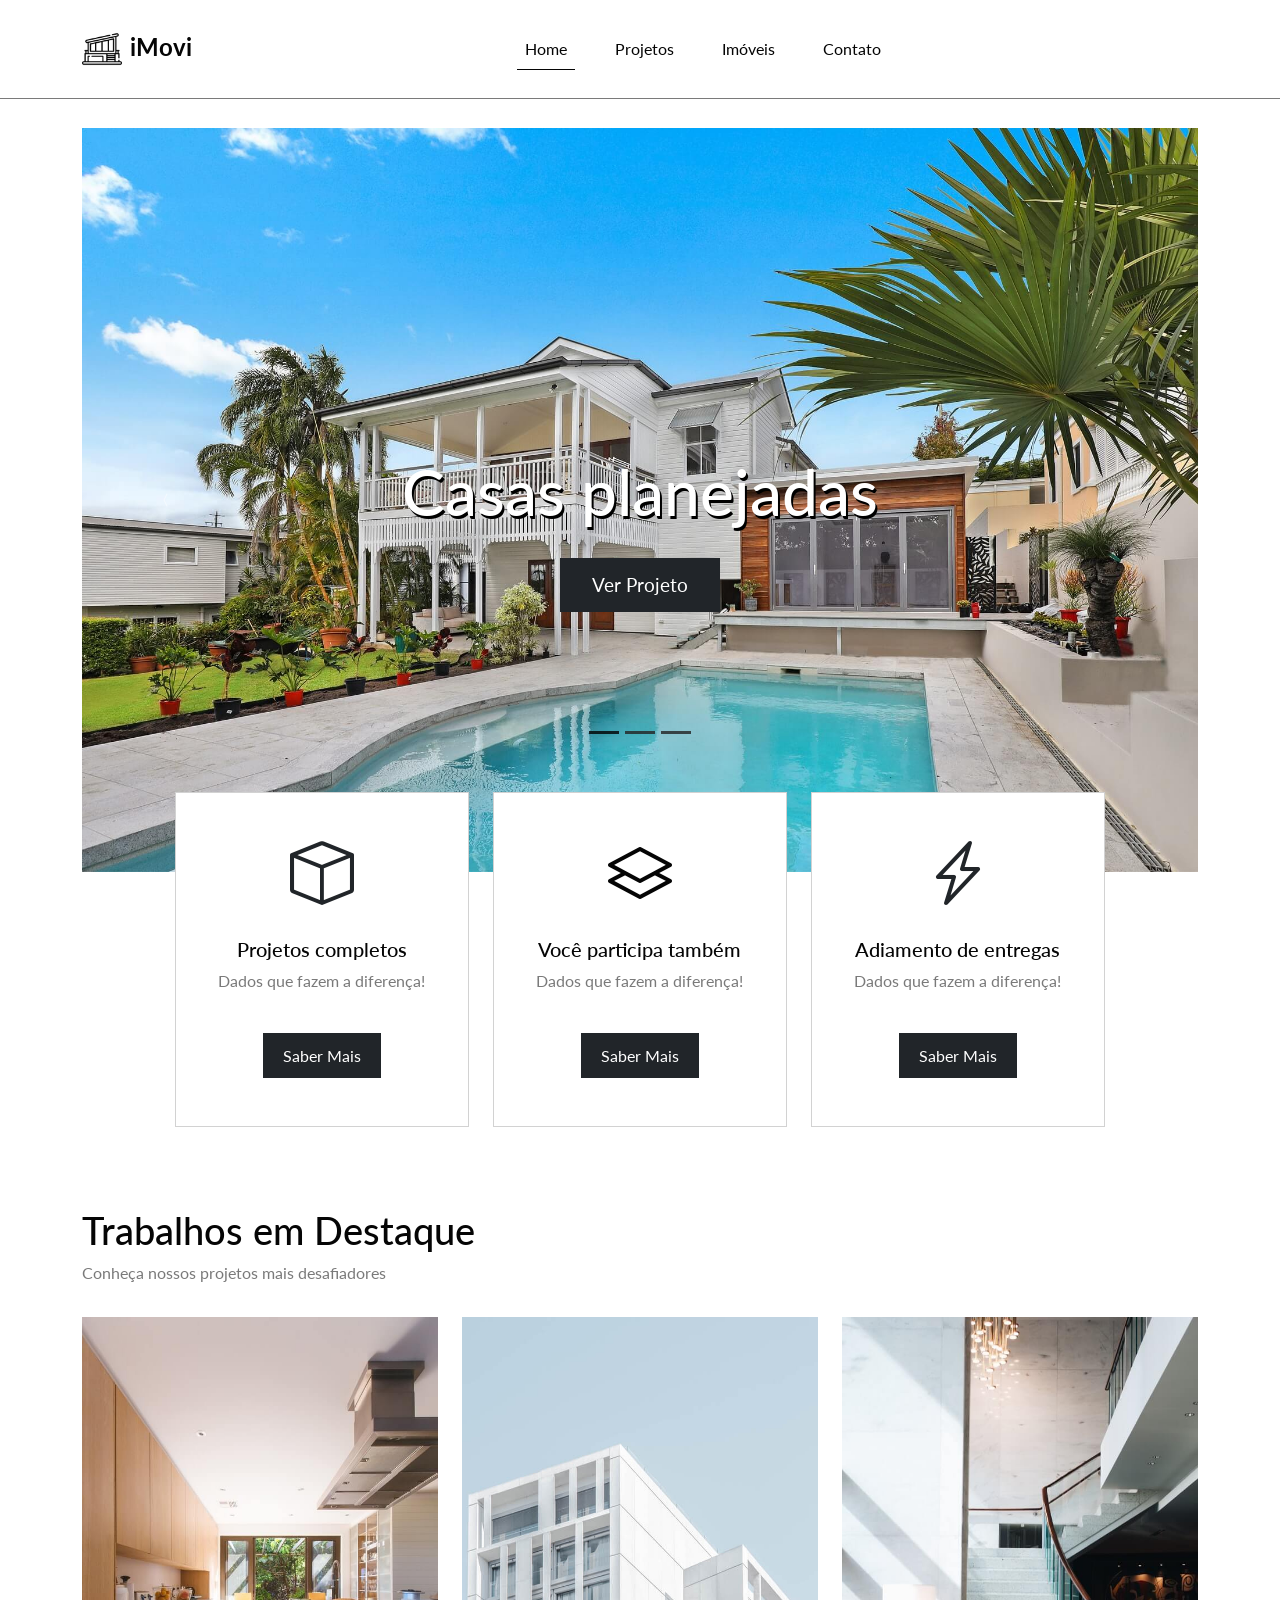
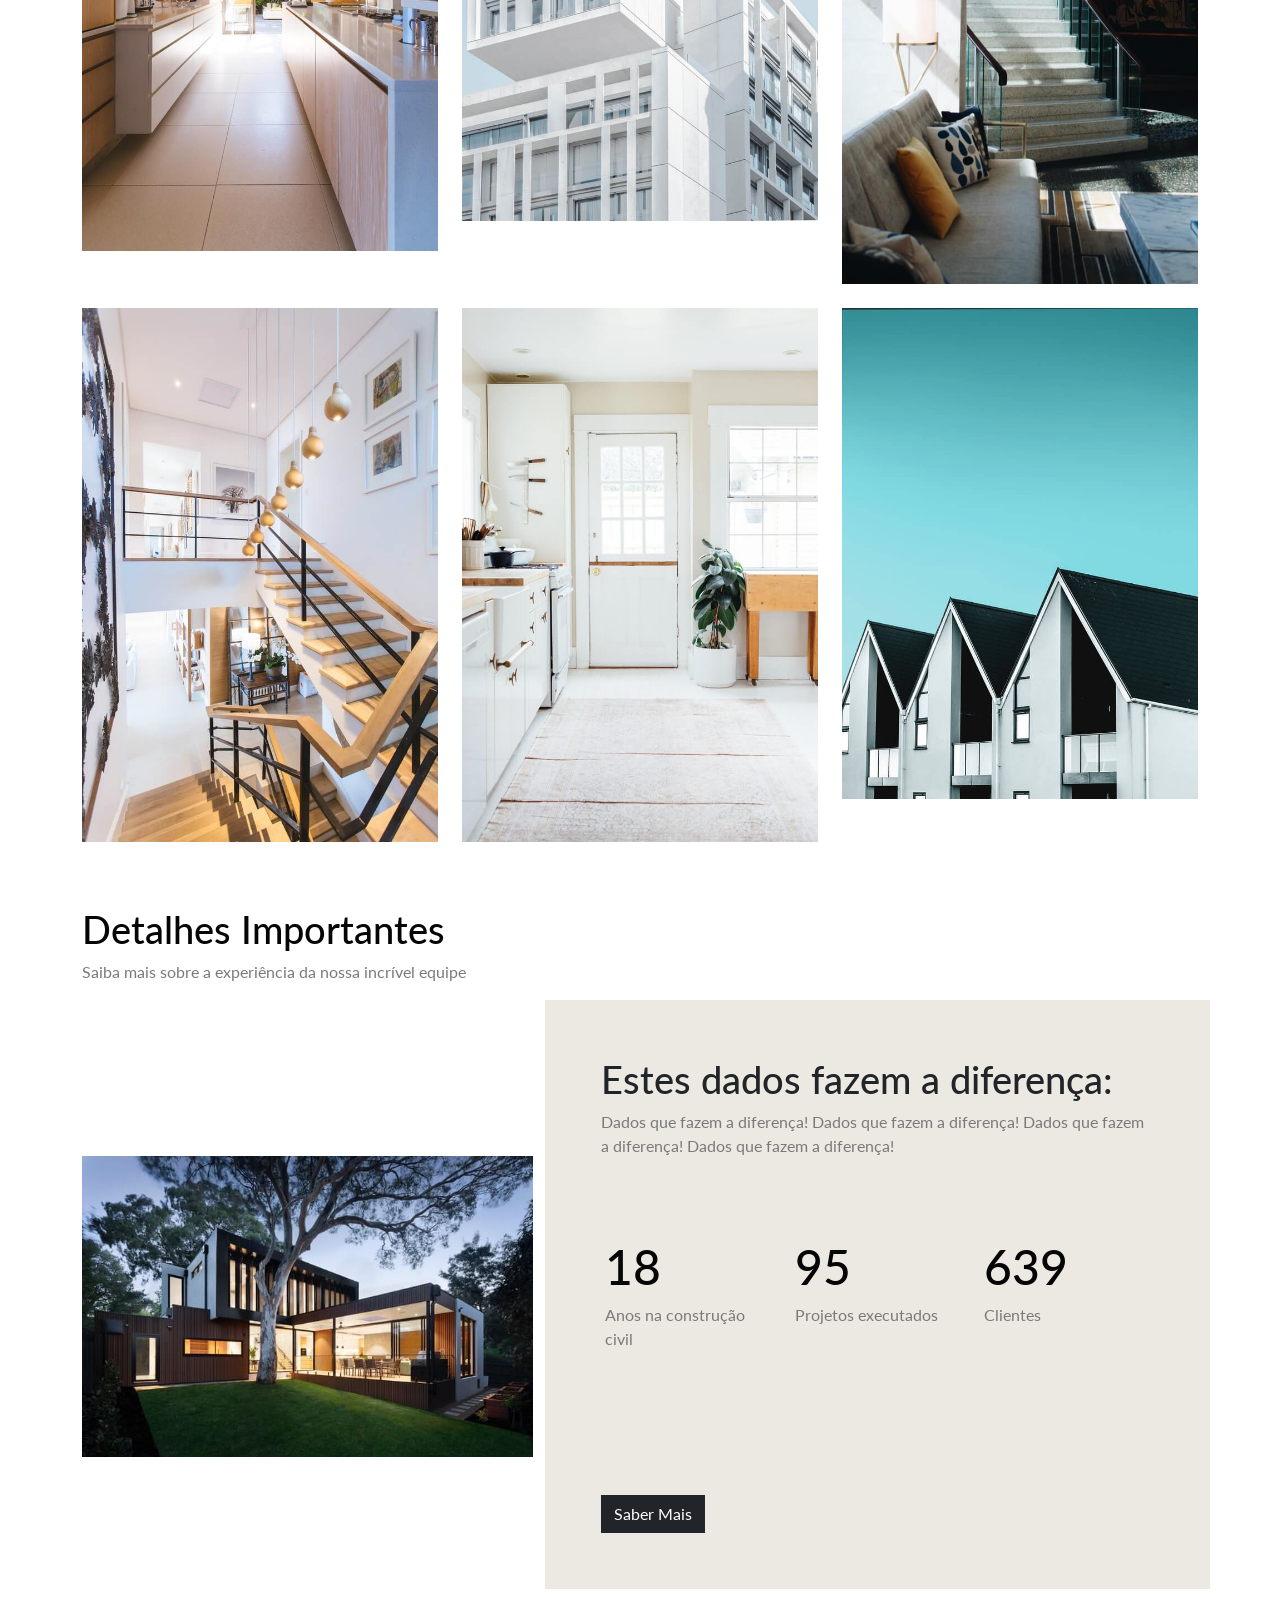
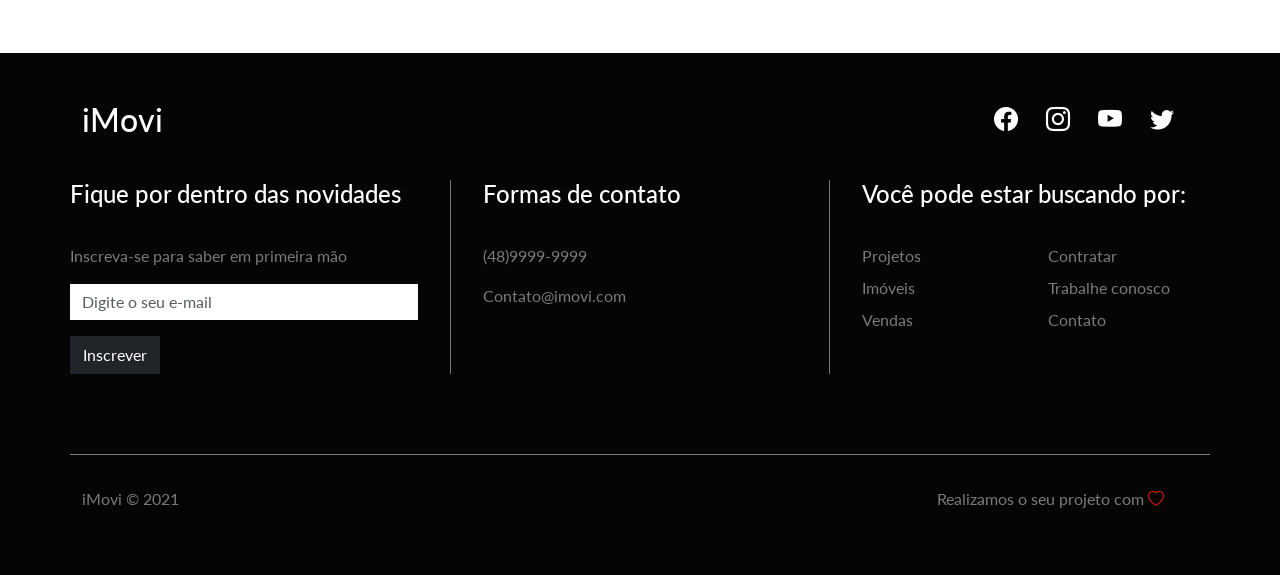
<file: ex13_projeto_imovi/index.html>
<!DOCTYPE html>
<html lang="pt-br">
  <head>
    <meta charset="UTF-8" />
    <meta http-equiv="X-UA-Compatible" content="IE=edge" />
    <meta name="viewport" content="width=device-width, initial-scale=1.0" />
    <title>iMovi</title>
    <link rel="shortcut icon" href="img/favicon.ico" type="image/x-icon" />
    <!-- Google fonts Lato -->
    <link rel="preconnect" href="https://fonts.googleapis.com" />
    <link rel="preconnect" href="https://fonts.gstatic.com" crossorigin />
    <link
      href="https://fonts.googleapis.com/css2?family=Lato:ital,wght@0,100;0,300;0,400;0,700;0,900;1,100;1,300;1,400;1,700;1,900&display=swap"
      rel="stylesheet"
    />
    <!-- CSS Bootstrap -->
    <link
      href="https://cdn.jsdelivr.net/npm/bootstrap@5.0.2/dist/css/bootstrap.min.css"
      rel="stylesheet"
      integrity="sha384-EVSTQN3/azprG1Anm3QDgpJLIm9Nao0Yz1ztcQTwFspd3yD65VohhpuuCOmLASjC"
      crossorigin="anonymous"
    />
    <!-- Bootstrap Icons -->
    <link
      rel="stylesheet"
      href="https://cdn.jsdelivr.net/npm/bootstrap-icons@1.5.0/font/bootstrap-icons.css"
    />
    <!-- CSS do projeto -->
    <link rel="stylesheet" href="css/styles.css" />
    <!-- JavaScript Bootstrap -->
    <script
      src="https://cdn.jsdelivr.net/npm/bootstrap@5.0.2/dist/js/bootstrap.bundle.min.js"
      integrity="sha384-MrcW6ZMFYlzcLA8Nl+NtUVF0sA7MsXsP1UyJoMp4YLEuNSfAP+JcXn/tWtIaxVXM"
      crossorigin="anonymous"
    ></script>
  </head>
  <body>
    <!-- NAVBAR -->
    <nav class="navbar navbar-expand-lg fixed-top bg-primary-color" id="navbar">
      <div class="container py-3">
        <a class="navbar-brand" href="#">
          <img src="img/imovi-icon.png" alt="iMovi" />
          <span>iMovi</span>
        </a>
        <button 
          class="navbar-toggler"
          type="button"
          data-bs-toggle="collapse"
          data-bs-target="#navbar-items"
          aria-controls="navbar-items"
          aria-expanded="false"
          aria-label="Toggle navigation"
        >
          <i class="bi bi-list"></i>
        </button>
        <div class="collapse navbar-collapse" id="navbar-items">
          <ul class="navbar-nav me-auto mb-2 mb-lg-0">
            <li class="nav-item">
              <a class="nav-link active" aria-current="page" href="#">Home</a>
            </li>
            <li class="nav-item">
              <a class="nav-link" href="#">Projetos</a>
            </li>
            <li class="nav-item">
              <a class="nav-link" href="#">Imóveis</a>
            </li>
            <li class="nav-item">
              <a class="nav-link" href="#">Contato</a>
            </li>
          </ul>
        </div>
      </div>
    </nav>
    <!-- SLIDER -->
    <div class="container" id="slider-container">
      <div id="slider" class="carousel slide" data-bs-ride="carousel">
        <div class="carousel-indicators">
          <button
            type="button"
            data-bs-target="#slider"
            data-bs-slide-to="0"
            class="active"
            aria-current="true"
            aria-label="Slide 1"
          ></button>
          <button
            type="button"
            data-bs-target="#slider"
            data-bs-slide-to="1"
            aria-label="Slide 2"
          ></button>
          <button
            type="button"
            data-bs-target="#slider"
            data-bs-slide-to="2"
            aria-label="Slide 3"
          ></button>
        </div>
        <div class="carousel-inner">
          <div class="carousel-item active">
            <img src="img/banner-1.jpg" class="d-block w-100" alt="Casa 1" />
            <div class="carousel-caption">
              <h5>Casas planejadas</h5>
              <a href="#" class="btn btn-dark">Ver Projeto</a>
            </div>
          </div>
          <div class="carousel-item">
            <img src="img/banner-2.jpg" class="d-block w-100" alt="Casa 2" />
            <div class="carousel-caption">
              <h5>Projetos Complexos</h5>
              <a href="#" class="btn btn-dark">Ver Projeto</a>
            </div>
          </div>
          <div class="carousel-item">
            <img src="img/banner-3.jpg" class="d-block w-100" alt="Casa 3" />
            <div class="carousel-caption">
              <h5>Projetos Inovadores</h5>
              <a href="#" class="btn btn-dark">Ver Projeto</a>
            </div>
          </div>
        </div>
        <button
          class="carousel-control-prev"
          type="button"
          data-bs-target="#slider"
          data-bs-slide="prev"
        >
          <i class="bi bi-chevron-compact-left"></i>
          <span class="visually-hidden">Previous</span>
        </button>
        <button
          class="carousel-control-next"
          type="button"
          data-bs-target="#slider"
          data-bs-slide="next"
        >
          <i class="bi bi-chevron-compact-right"></i>
          <span class="visually-hidden">Next</span>
        </button>
      </div>
      <div class="col-12 col-md-10 offset-md-1" id="mini-banners">
        <div class="row">
          <div class="col-12 col-md-4">
            <div class="card text-center">
              <i class="bi bi-box bg-primary-color"></i>
              <div class="card-body">
                <h5 class="card-title primary-color">Projetos completos</h5>
                <p class="card-text secondary-color">
                Dados que fazem a diferença!
                </p>
                <a href="#" class="btn btn-dark">Saber Mais</a>
              </div>
            </div>
          </div>
          <div class="col-12 col-md-4">
            <div class="card text-center">
              <i class="bi bi-layers primary-color"></i>
              <div class="card-body">
                <h5 class="card-title primary-color">Você participa também</h5>
                <p class="card-text secondary-color">
                  Dados que fazem a diferença!
                </p>
                <a href="#" class="btn btn-dark">Saber Mais</a>
              </div>
            </div>
          </div>
          <div class="col-12 col-md-4">
            <div class="card text-center">
              <i class="bi bi-lightning-charge"></i>
              <div class="card-body primary-color">
                <h5 class="card-title primary-color">
                  Adiamento de entregas
                </h5>
                <p class="card-text secondary-color">
                  Dados que fazem a diferença!
                </p>
                <a href="#" class="btn btn-dark">Saber Mais</a>
              </div>
            </div>
          </div>
        </div>
      </div>
    </div>
    <!-- DESTAQUES -->
    <div class="container" id="featured-container">
      <div class="col-12">
        <h2 class="title primary-color">Trabalhos em Destaque</h2>
        <p class="subtitle secondary-color">
          Conheça nossos projetos mais desafiadores
        </p>
      </div>
      <div class="col-12" id="featured-images">
        <div class="row g-4">
          <div class="col-12 col-md-4">
            <img src="img/project-1.jpg" alt="projeto 1" class="img-fluid" />
            <div class="banner-content">
              <p class="secondary-color">Categoria</p>
              <h3>Nome do Projeto</h3>
            </div>
          </div>
          <div class="col-12 col-md-4">
            <img src="img/project-2.jpg" alt="projeto 2" class="img-fluid" />
            <div class="banner-content">
              <p class="secondary-color">Categoria</p>
              <h3>Nome do Projeto</h3>
            </div>
          </div>
          <div class="col-12 col-md-4">
            <img src="img/project-3.jpg" alt="projeto 3" class="img-fluid" />
            <div class="banner-content">
              <p class="secondary-color">Categoria</p>
              <h3>Nome do Projeto</h3>
            </div>
          </div>
          <div class="col-12 col-md-4">
            <img src="img/project-4.jpg" alt="projeto 4" class="img-fluid" />
            <div class="banner-content">
              <p class="secondary-color">Categoria</p>
              <h3>Nome do Projeto</h3>
            </div>
          </div>
          <div class="col-12 col-md-4">
            <img src="img/project-5.jpg" alt="projeto 5" class="img-fluid" />
            <div class="banner-content">
              <p class="secondary-color">Categoria</p>
              <h3>Nome do Projeto</h3>
            </div>
          </div>
          <div class="col-12 col-md-4">
            <img src="img/project-6.jpg" alt="projeto 6" class="img-fluid" />
            <div class="banner-content">
              <p class="secondary-color">Categoria</p>
              <h3>Nome do Projeto</h3>
            </div>
          </div>
        </div>
      </div>
    </div>
    <!-- INFO -->
    <div class="container" id="info-container">
      <div class="col-12">
        <h2 class="title primary-color">Detalhes Importantes</h2>
        <p class="subtitle secondary-color">
          Saiba mais sobre a experiência da nossa incrível equipe
        </p>
      </div>
      <div class="col-12">
        <div class="row">
          <div class="col-12 col-md-5" id="info-banner">
            <img src="img/infobanner.jpg" alt="Informações" class="img-fluid" />
          </div>
          <div class="col-12 col-md-7 bg-secondary-color" id="info-content">
            <div class="row">
              <div class="col-12">
                <h2 class="title">Estes dados fazem a diferença:</h2>
                <p class="subtitle secondary-color">
                 Dados que fazem a diferença!
                 Dados que fazem a diferença!
                 Dados que fazem a diferença!
                 Dados que fazem a diferença!
                </p>
              </div>
              <div class="col-12" id="info-numbers">
                <div class="row">
                  <div class="col-4">
                    <h3 class="primary-color">18</h3>
                    <p class="secondary-color">Anos na construção civil</p>
                  </div>
                  <div class="col-4">
                    <h3 class="primary-color">95</h3>
                    <p class="secondary-color">Projetos executados</p>
                  </div>
                  <div class="col-4">
                    <h3 class="primary-color">639</h3>
                    <p class="secondary-color">Clientes</p>
                  </div>
                </div>
              </div>
              <div class="col-12">
                <a class="btn btn-dark">Saber Mais</a>
              </div>
            </div>
          </div>
        </div>
      </div>
    </div>
    <!-- FOOTER -->
    <footer class="container-fluid bg-dark-color" id="footer">
      <div class="container">
        <div class="row">
          <!-- FOOTER TOP -->
          <div class="col-12" id="footer-top">
            <div class="row justify-content-between">
              <div class="col-4">
                <h2>
                  iMovi
                </h2>
              </div>
              <div class="col-4" id="social-icons">
                <i class="bi bi-facebook"></i>
                <i class="bi bi-instagram"></i>
                <i class="bi bi-youtube"></i>
                <i class="bi bi-twitter"></i>
              </div>
            </div>
          </div>
          <!-- FOOTER DETAILS -->
          <div class="col-12" id="footer-details">
            <div class="row">
              <div class="col-12 col-md-4" id="news-container">
                <h4>Fique por dentro das novidades</h4>
                <p class="secondary-color">
                  Inscreva-se para saber em primeira mão
                </p>
                <form>
                  <div class="mb-3">
                    <input
                      type="email"
                      class="form-control"
                      placeholder="Digite o seu e-mail"
                    />
                  </div>
                  <button class="btn btn-dark">Inscrever</button>
                </form>
              </div>
              <div class="col-12 col-md-4" id="contact-container">
                <h4>Formas de contato</h4>
                <p class="secondary-color">(48)9999-9999</p>
                <p class="secondary-color">Contato@imovi.com</p>
              </div>
              <div class="col-12 col-md-4" id="links-container">
                <div class="row">
                  <h4>Você pode estar buscando por:</h4>
                  <div class="col-6">
                    <ul class="list-unstyled">
                      <li><a href="#" class="secondary-color">Projetos</a></li>
                      <li><a href="#" class="secondary-color">Imóveis</a></li>
                      <li><a href="#" class="secondary-color">Vendas</a></li>
                    </ul>
                  </div>
                  <div class="col-6">
                    <ul class="list-unstyled">
                      <li><a href="#" class="secondary-color">Contratar</a></li>
                      <li>
                        <a href="#" class="secondary-color">Trabalhe conosco</a>
                      </li>
                      <li><a href="#" class="secondary-color">Contato</a></li>
                    </ul>
                  </div>
                </div>
              </div>
            </div>
          </div>
          <!-- FOOTER BOTTOM -->
          <div class="col-12" id="footer-bottom">
            <div class="row justify-content-between">
              <div class="col-12 col-md-3">
                <p class="secondary-color">iMovi &copy; 2021</p>
              </div>
              <div class="col-12 col-md-3">
                <p class="secondary-color">
                  Realizamos o seu projeto com
                  <i class="bi bi-heart"></i>
                </p>
              </div>
            </div>
          </div>
        </div>
      </div>
    </footer>
  </body>
</html>
</file>
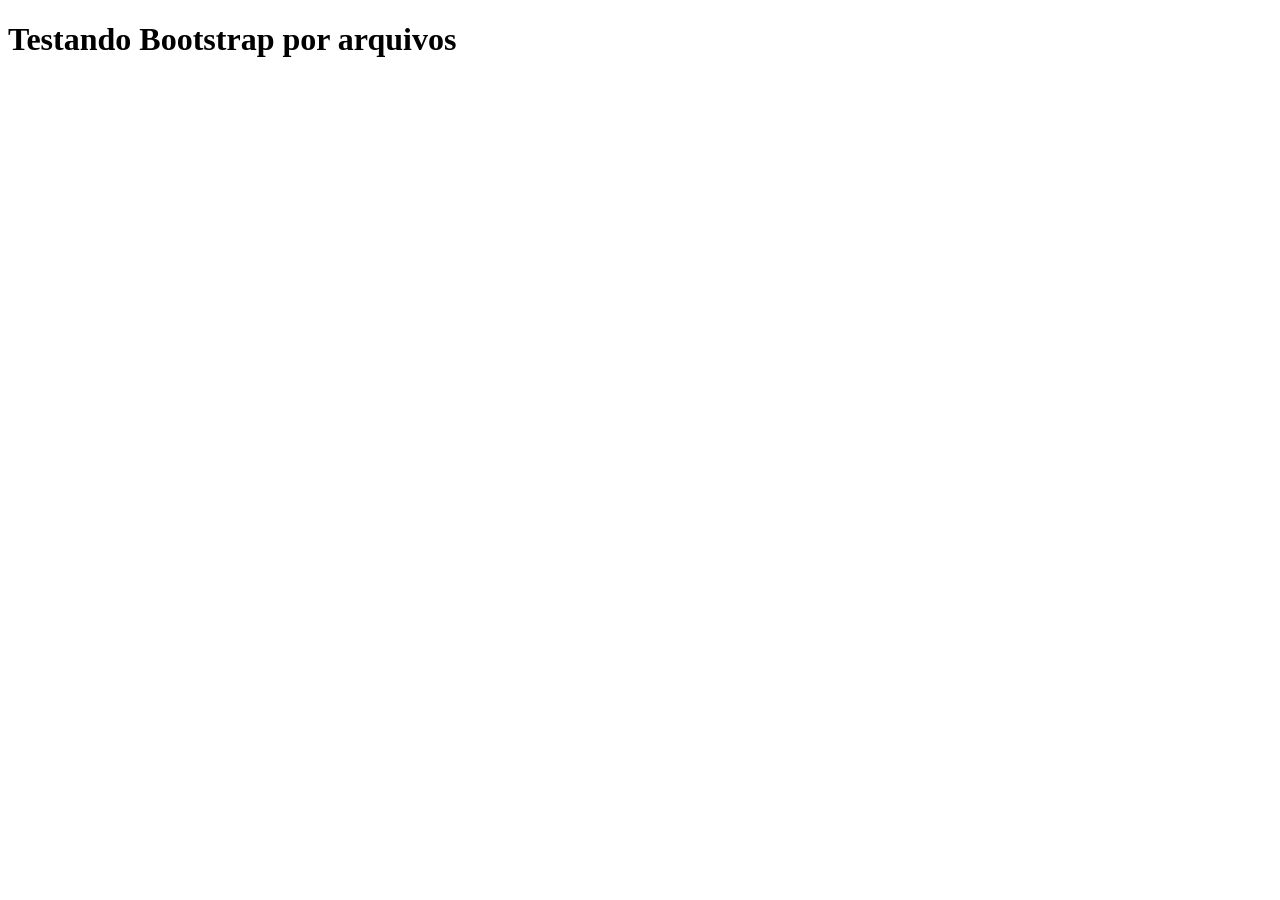
<file: ex1a_instalacao_arquivos/index.html>
<!DOCTYPE html>
<html lang="pt-br">
<head>
  <meta charset="UTF-8">
  <meta http-equiv="X-UA-Compatible" content="IE=edge">
  <meta name="viewport" content="width=device-width, initial-scale=1.0">
  <title>Bootstrap Arquivos</title>

  <!-- 1ª Digitação (Aqui) -->
   <link rel="stylehhet" href="./css/bootstrap.min.css"
</head>
<body>

  <!-- 2ª Digitação (Aqui) -->
   <h1>Testando Bootstrap por arquivos</h1>
   
   <script src="./js/bootstrap.bundle.min.js"></script>
</body>
</html>
</file>
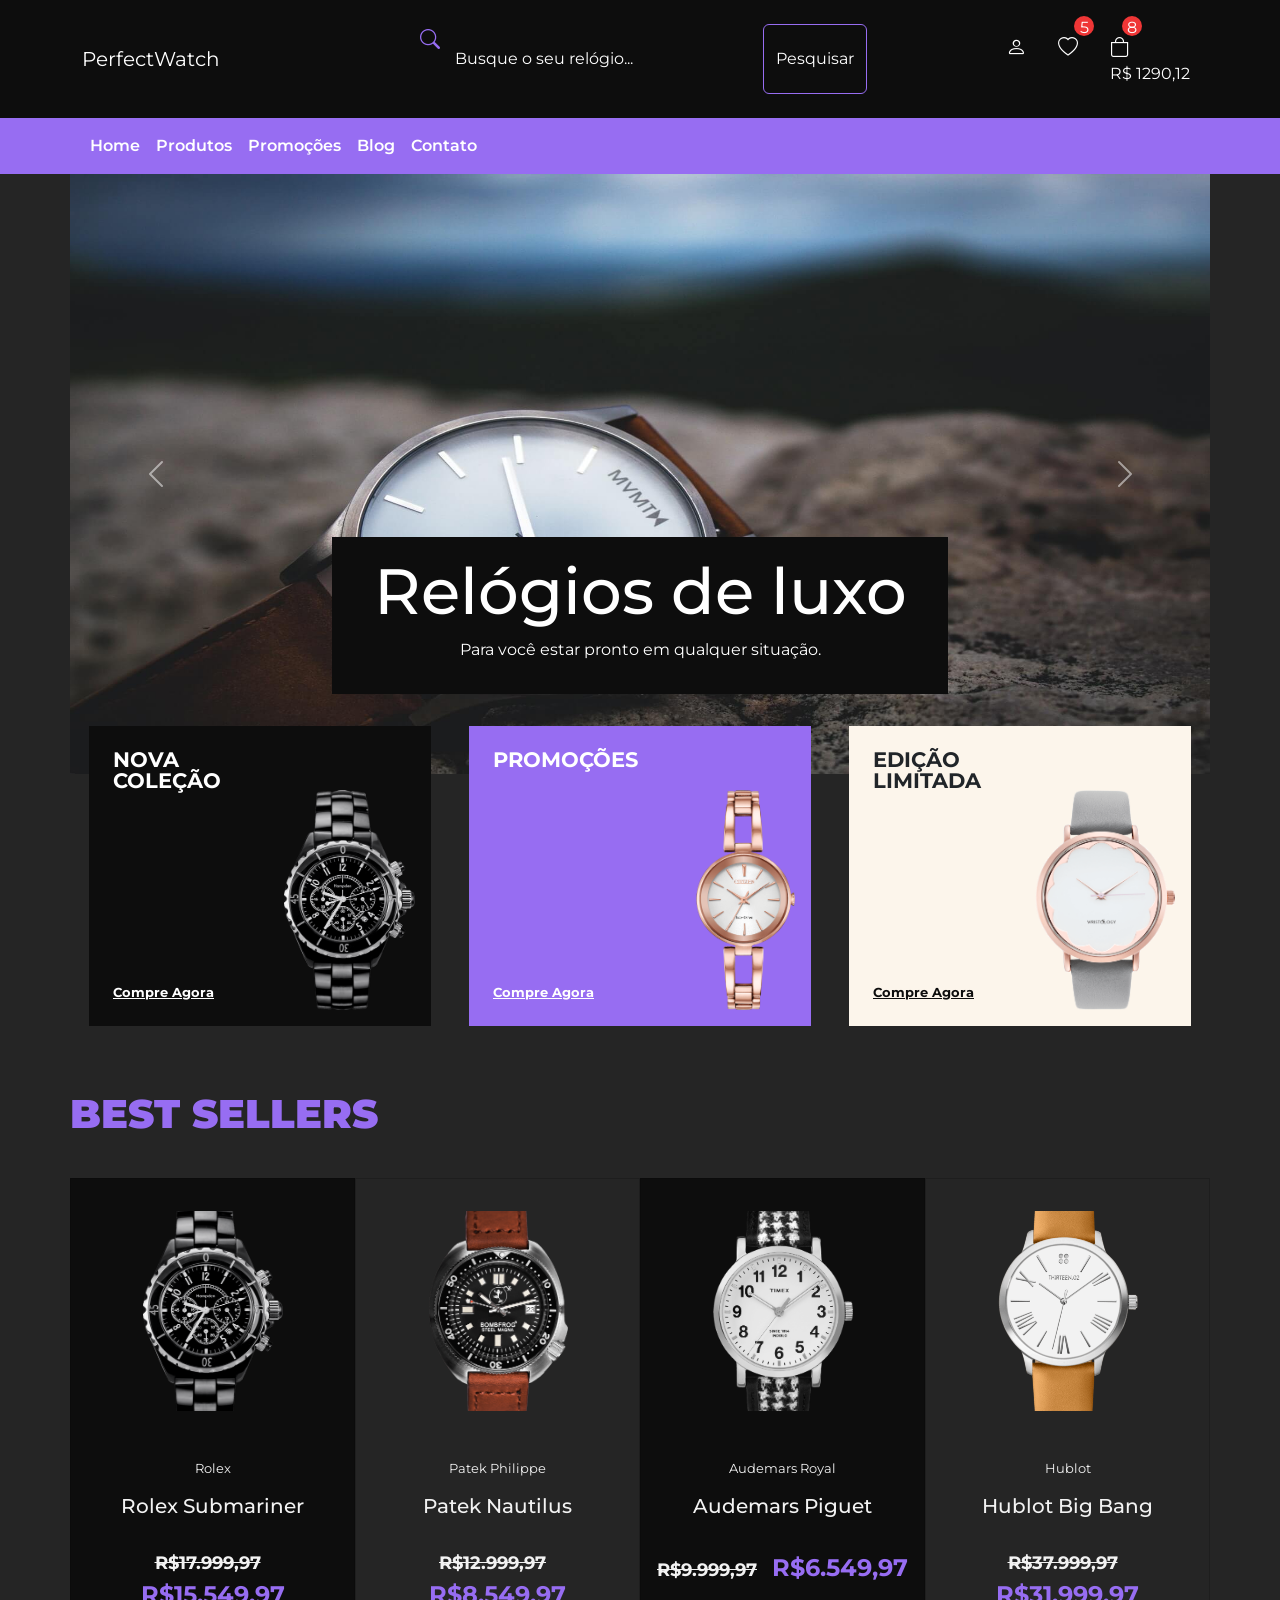
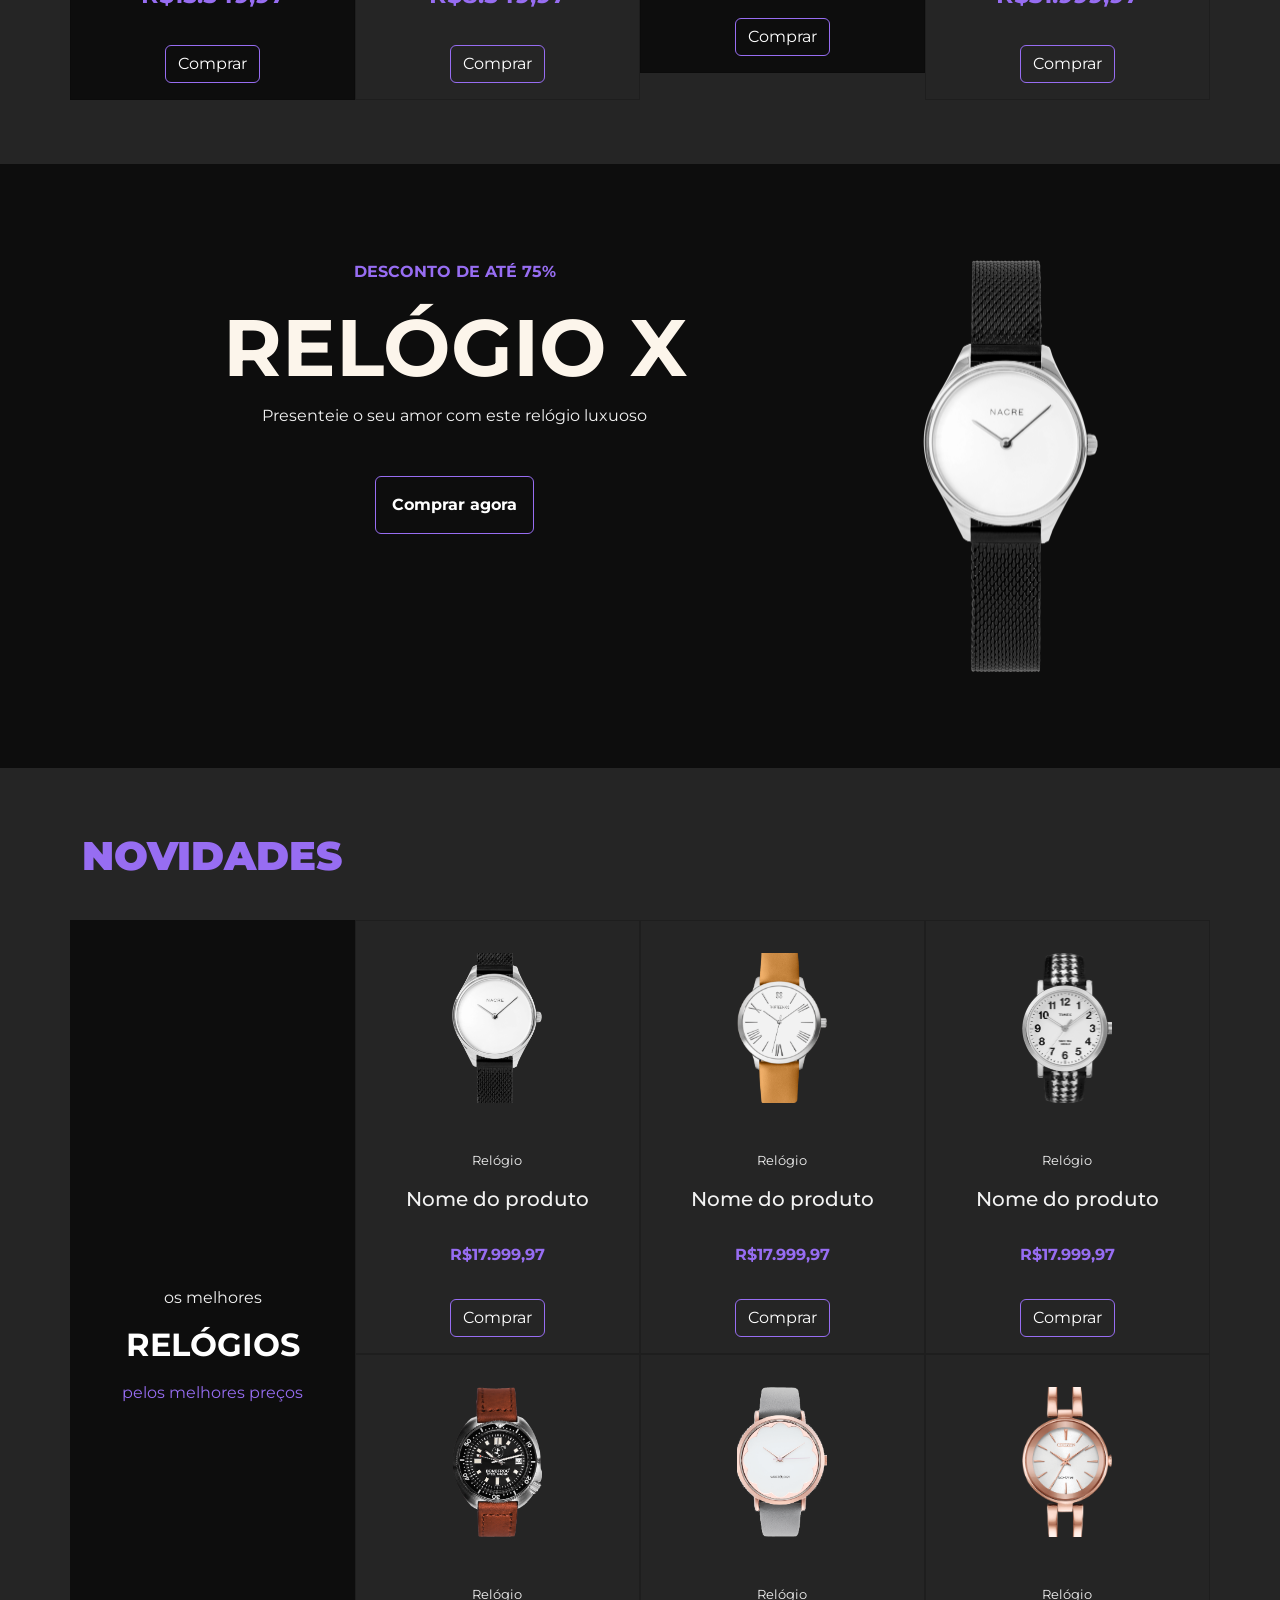
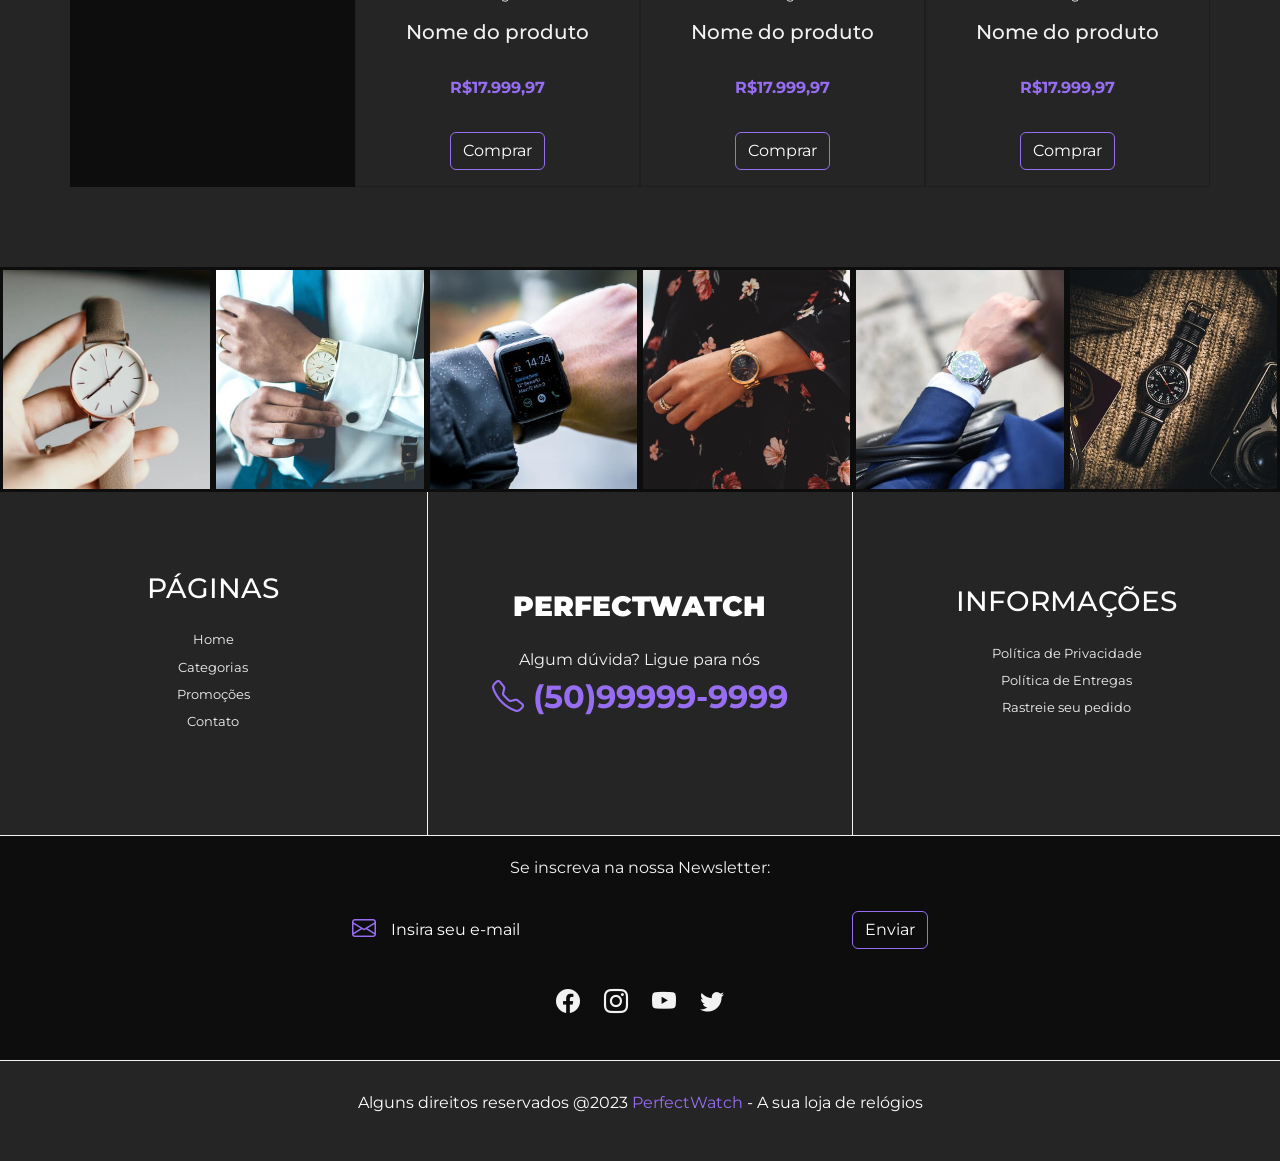
<file: ex12_projeto-perfectwatch/PerfectWatch (Completo)/PerfectWatch (Completo)/index.html>
<!DOCTYPE html>
<html lang="pt-br">
<head>
    <meta charset="UTF-8">
    <meta http-equiv="X-UA-Compatible" content="IE=edge">
    <meta name="viewport" content="width=device-width, initial-scale=1.0">
    <title>PerfectWatch</title>

    <!-- Favicon -->
    <link rel="shortcut icon" href="img/favicon.ico" type="image/x-icon">

    <!-- Google fonts -->
    <link rel="preconnect" href="https://fonts.googleapis.com">
    <link rel="preconnect" href="https://fonts.gstatic.com" crossorigin>
    <link href="https://fonts.googleapis.com/css2?family=Montserrat:ital,wght@0,100;0,200;0,300;0,400;0,500;0,600;0,700;1,300;1,400;1,500;1,600;1,700;1,800;1,900&display=swap" rel="stylesheet">

    <!-- Link (Bootstrap) -->
<link rel="stylesheet" href="/ex1b__instalacao_npm/node_modules/bootstrap/dist/css/bootstrap.css">

    <!-- Link para (Bootstrap Icons) -->
    <link rel="stylesheet" href="https://cdn.jsdelivr.net/npm/bootstrap-icons@1.10.5/font/bootstrap-icons.css">

    <!-- Link CSS (Proprio) -->
    <link rel="stylesheet" href="css/styles.css">

    <!-- JavaScript Bundle with Popper -->
    <script src="https://cdn.jsdelivr.net/npm/bootstrap@5.3.1/dist/js/bootstrap.bundle.min.js" defer></script>
</head>

<body>

<!-- NAVBAR -->
<nav class="navbar navbar-expand-lg destaque py-4 px-2" id="navbar">
    <div class="container">

        <!-- Marca ou Logo -->
        <a class="navbar-brand" href="#">PerfectWatch</a>

        <!-- Itens da barra de navegação -->
        <div id="navbar-items">
            <div></div>

            <!-- Formulário de Busca -->
            <form class="d-flex" id="search-form">
                <i class="bi bi-search primary-color"></i>
                <input class="form-control me-2" type="search" placeholder="Busque o seu relógio..." aria-label="Search">
                <button class="btn secondary-bg-color" type="submit">Pesquisar</button>
            </form>

            <!-- Ícones -->
            <ul class="navbar-nav mb-2 mb-lg-0">
                <li class="nav-item">
                    <a class="nav-link" href="#">
                        <i class="bi bi-person"></i>
                    </a>
                </li>

                <li class="nav-item">
                    <a class="nav-link" href="#">
                        <i class="bi bi-heart"></i>
                    </a>
                    <span class="qty-info">5</span>
                </li>

                <li class="nav-item" id="bag-item">
                    <a class="nav-link" href="#">
                        <i class="bi bi-bag"></i>
                        <br>R$ 1290,12
                    </a>
                    <span class="qty-info">8</span>
                </li>
            </ul>
        </div>
    </div>
</nav>

<!-- Navbar inferior -->
<nav class="navbar navbar-expand-lg secondary-bg-color p-2" id="bottom-navbar-container">
    <div class="container">
        <button class="navbar-toggler" type="button" data-bs-toggle="collapse" data-bs-target="#bottom-navbar">
            <i class="bi bi-list"></i>
        </button>

        <ul class="navbar-nav mb-2 mb-lg-0 collapse navbar-collapse" id="bottom-navbar">
            <li class="nav-item">
                <a class="nav-link" href="#">Home</a>
            </li>
            <li class="nav-item">
                <a class="nav-link" href="#">Produtos</a>
            </li>
            <li class="nav-item">
                <a class="nav-link" href="#">Promoções</a>
            </li>
            <li class="nav-item">
                <a class="nav-link" href="#">Blog</a>
            </li>
            <li class="nav-item">
                <a class="nav-link" href="#">Contato</a>
            </li>
        </ul>
    </div>
</nav>

<!-- BANNERS -->
<div class="container" id="banners-container">
    <div id="slider" class="carousel slide" data-bs-ride="carousel">
        <div class="carousel-inner">

            <div class="carousel-item active">
                <img src="img/banner1.jpg" class="d-block w-100 img-fluid">
                <div class="carousel-caption destaque">
                    <h5>Relógios de luxo</h5>
                    <p>Para você estar pronto em qualquer situação.</p>
                </div>
            </div>

            <div class="carousel-item">
                <img src="img/banner3.jpg" class="d-block w-100 img-fluid">
                <div class="carousel-caption destaque">
                    <h5>Linha Importada</h5>
                    <p>Conheça os melhores relógios suíços, com pronta entrega.</p>
                </div>
            </div>

        </div>

        <button class="carousel-control-prev" type="button" data-bs-target="#slider" data-bs-slide="prev">
            <span class="carousel-control-prev-icon"></span>
        </button>

        <button class="carousel-control-next" type="button" data-bs-target="#slider" data-bs-slide="next">
            <span class="carousel-control-next-icon"></span>
        </button>
    </div>
</div>

<!-- MINI BANNERS -->
<div class="container" id="mini-banners">
    <div class="row justify-content-around">

        <div class="col-12 dark-bg-color" id="mini-banner-1">
            <h2>Nova Coleção</h2>
            <img src="img/relogio1.png">
            <a href="#">Compre Agora</a>
        </div>

        <div class="col-12 secondary-bg-color" id="mini-banner-2">
            <h2>Promoções</h2>
            <img src="img/relogio2.png">
            <a href="#">Compre Agora</a>
        </div>

        <div class="col-12 light-bg-color" id="mini-banner-3">
            <h2 class="text-dark">Edição Limitada</h2>
            <a href="#">Compre Agora</a>
            <img src="img/relogio3.png">
        </div>

    </div>
</div>

<!-- BEST SELLERS -->
<div class="container" id="best-sellers">
    <h2 class="title primary-color">Best Sellers</h2>

    <div class="row">

        <div class="col-12 col-md-3">
            <div class="card destaque">
                <img src="img/relogio1.png" class="card-img-top">
                <div class="card-body">
                    <p class="card-category secondary-color">Rolex</p>
                    <h5 class="card-title secondary-color">Rolex Submariner</h5>
                    <p class="card-text primary-color">
                        <span class="original-price">R$17.999,97</span>
                        <span class="discount-price">R$15.549,97</span>
                    </p>
                    <a href="#" class="btn btn-primary">Comprar</a>
                </div>
            </div>
        </div>

        <div class="col-12 col-md-3">
            <div class="card primary-bg-color">
                <img src="img/relogio4.png" class="card-img-top">
                <div class="card-body">
                    <p class="card-category secondary-color">Patek Philippe</p>
                    <h5 class="card-title secondary-color">Patek Nautilus</h5>
                    <p class="card-text primary-color">
                        <span class="original-price">R$12.999,97</span>
                        <span class="discount-price">R$8.549,97</span>
                    </p>
                    <a href="#" class="btn btn-primary">Comprar</a>
                </div>
            </div>
        </div>

        <div class="col-12 col-md-3">
            <div class="card destaque">
                <img src="img/relogio5.png" class="card-img-top">
                <div class="card-body">
                    <p class="card-category secondary-color">Audemars Royal</p>
                    <h5 class="card-title secondary-color">Audemars Piguet</h5>
                    <p class="card-text primary-color">
                        <span class="original-price">R$9.999,97</span>
                        <span class="discount-price">R$6.549,97</span>
                    </p>
                    <a href="#" class="btn btn-primary">Comprar</a>
                </div>
            </div>
        </div>

        <div class="col-12 col-md-3">
            <div class="card primary-bg-color">
                <img src="img/relogio6.png" class="card-img-top">
                <div class="card-body">
                    <p class="card-category secondary-color">Hublot</p>
                    <h5 class="card-title secondary-color">Hublot Big Bang</h5>
                    <p class="card-text primary-color">
                        <span class="original-price">R$37.999,97</span>
                        <span class="discount-price">R$31.999,97</span>
                    </p>
                    <a href="#" class="btn btn-primary">Comprar</a>
                </div>
            </div>
        </div>

    </div>
</div>

<!-- BANNER DESTAQUE -->
<div class="container-fluid" id="bottom-banner">
    <div class="row">
        <div class="col-12 col-md-8">
            <p class="primary-color offer-subtitle">Desconto de até 75%</p>
            <h2 class="light-color">Relógio X</h2>
            <p class="secondary-color">Presenteie o seu amor com este relógio luxuoso</p>
            <a href="#" class="btn btn-primary">Comprar agora</a>
        </div>
        <div class="col-12 col-md-4">
            <img src="img/relogio7.png">
        </div>
    </div>
</div>
<!-- NOVIDADES (New Products) -->

<div class="container" id="new-products">
  <!-- Título da seção -->
  <h2 class="title primary-color">Novidades</h2>

  <!-- Linha com conteúdo da seção -->
  <div class="row">
    <!-- Coluna para o banner de Novidades (apenas em telas maiores) -->
    <div class="col-12 col-md-3 d-none d-md-flex" id="new-products-banner">
      <!-- Subtítulo do banner -->
      <p class="secondary-color">os melhores</p>
      <!-- Título do banner -->
      <h3>Relógios</h3>
      <!-- Descrição do banner -->
      <p class="primary-color">pelos melhores preços</p>
    </div>

    <!-- Coluna principal para os produtos -->
    <div class="col-12 col-md-9">
      <!-- Linha para os cards de produtos -->
      <div class="row">

        <!-- Primeiro produto -->
        <div class="col-12 col-md-4">
          <div class="card primary-bg-color">
            <!-- Imagem do produto -->
            <img src="img/relogio7.png" class="card-img-top img-fluid" alt="Relógio">
            <div class="card-body">
              <!-- Categoria do produto -->
              <p class="card-category secondary-color">Relógio</p>
              <!-- Título do produto -->
              <h5 class="card-title secondary-color">Nome do produto</h5>
              <!-- Preço do produto -->
              <p class="card-text primary-color">R$17.999,97</p>
              <!-- Botão de compra -->
              <a href="#" class="btn btn-primary">Comprar</a>
            </div>
          </div>
        </div>

        <!-- Segundo produto -->
        <div class="col-12 col-md-4">
          <div class="card primary-bg-color">
            <img src="img/relogio6.png" class="card-img-top img-fluid" alt="Relógio">
            <div class="card-body">
              <p class="card-category secondary-color">Relógio</p>
              <h5 class="card-title secondary-color">Nome do produto</h5>
              <p class="card-text primary-color">R$17.999,97</p>
              <a href="#" class="btn btn-primary">Comprar</a>
            </div>
          </div>
        </div>

        <!-- Terceiro produto -->
        <div class="col-12 col-md-4">
          <div class="card primary-bg-color">
            <img src="img/relogio5.png" class="card-img-top img-fluid" alt="Relógio">
            <div class="card-body">
              <p class="card-category secondary-color">Relógio</p>
              <h5 class="card-title secondary-color">Nome do produto</h5>
              <p class="card-text primary-color">R$17.999,97</p>
              <a href="#" class="btn btn-primary">Comprar</a>
            </div>
          </div>
        </div>

        <!-- Quarto produto -->
        <div class="col-12 col-md-4">
          <div class="card primary-bg-color">
            <img src="img/relogio4.png" class="card-img-top img-fluid" alt="Relógio">
            <div class="card-body">
              <p class="card-category secondary-color">Relógio</p>
              <h5 class="card-title secondary-color">Nome do produto</h5>
              <p class="card-text primary-color">R$17.999,97</p>
              <a href="#" class="btn btn-primary">Comprar</a>
            </div>
          </div>
        </div>

        <!-- Quinto produto -->
        <div class="col-12 col-md-4">
          <div class="card primary-bg-color">
            <img src="img/relogio3.png" class="card-img-top img-fluid" alt="Relógio">
            <div class="card-body">
              <p class="card-category secondary-color">Relógio</p>
              <h5 class="card-title secondary-color">Nome do produto</h5>
              <p class="card-text primary-color">R$17.999,97</p>
              <a href="#" class="btn btn-primary">Comprar</a>
            </div>
          </div>
        </div>

        <!-- Sexto produto -->
        <div class="col-12 col-md-4">
          <div class="card primary-bg-color">
            <img src="img/relogio2.png" class="card-img-top img-fluid" alt="Relógio">
            <div class="card-body">
              <p class="card-category secondary-color">Relógio</p>
              <h5 class="card-title secondary-color">Nome do produto</h5>
              <p class="card-text primary-color">R$17.999,97</p>
              <a href="#" class="btn btn-primary">Comprar</a>
            </div>
          </div>
        </div>

      </div>
    </div>
  </div>
</div>

<!-- GALLERY -->

<div class="container-fluid" id="gallery">
  <div class="row">
    <!-- Colunas para as imagens da galeria -->
    <div class="col-6 col-md-2 image-container" id="insta1"></div>
    <div class="col-6 col-md-2 image-container" id="insta2"></div>
    <div class="col-6 col-md-2 image-container" id="insta3"></div>
    <div class="col-6 col-md-2 image-container" id="insta4"></div>
    <div class="col-6 col-md-2 image-container" id="insta5"></div>
    <div class="col-6 col-md-2 image-container" id="insta6"></div>
  </div>
</div>

<!-- FOOTER -->

<footer id="footer">
  <div class="container-fluid" id="footer-links-container">
    <div class="row">

      <!-- Coluna para links de páginas -->
      <div class="col-12 col-md-4 footer-column">
        <h3>Páginas</h3>
        <ul class="list-unstyled">
          <li class="mb-2"><a href="#" class="secondary-color">Home</a></li>
          <li class="mb-2"><a href="#" class="secondary-color">Categorias</a></li>
          <li class="mb-2"><a href="#" class="secondary-color">Promoções</a></li>
          <li class="mb-2"><a href="#" class="secondary-color">Contato</a></li>
        </ul>
      </div>

      <div class="col-12 col-md-4 footer-column" id="footer-center">
        <h3>PerfectWatch</h3>
        <p class="secondary-color">Algum dúvida? Ligue para nós</p>
        <p class="store-phone"><i class="bi bi-telephone"></i> (50)99999-9999</p>
      </div>

      <div class="col-12 col-md-4 footer-column">
        <h3>Informações</h3>
        <ul class="list-unstyled">
          <li class="mb-2"><a href="#" class="secondary-color">Política de Privacidade</a></li>
          <li class="mb-2"><a href="#" class="secondary-color">Política de Entregas</a></li>
          <li class="mb-2"><a href="#" class="secondary-color">Rastreie seu pedido</a></li>
        </ul>
      </div>

    </div>
  </div>

  <!-- Seção para a newsletter -->
  <div class="container-fluid" id="newsletter-container">
    <div class="col-12">
      <div class="row">
        <p class="secondary-color">Se inscreva na nossa Newsletter:</p>

        <!-- Formulário -->
        <form class="d-flex" id="news-form">
          <i class="bi bi-envelope primary-color"></i>
          <input class="form-control me-2" placeholder="Insira seu e-mail">
          <button class="btn secondary-bg-color" type="submit">Enviar</button>
        </form>
      </div>
    </div>

    <!-- Ícones de redes sociais -->
    <div class="col-12" id="social-container">
      <i class="bi bi-facebook"></i>
      <i class="bi bi-instagram"></i>
      <i class="bi bi-youtube"></i>
      <i class="bi bi-twitter"></i>
    </div>
  </div>

  <!-- Direitos autorais -->
  <div class="container" id="copy-container">
    <p>Alguns direitos reservados @2023 <span class="primary-color">PerfectWatch</span> - A sua loja de relógios</p>
  </div>
</footer>


</body>
</html>
</file>
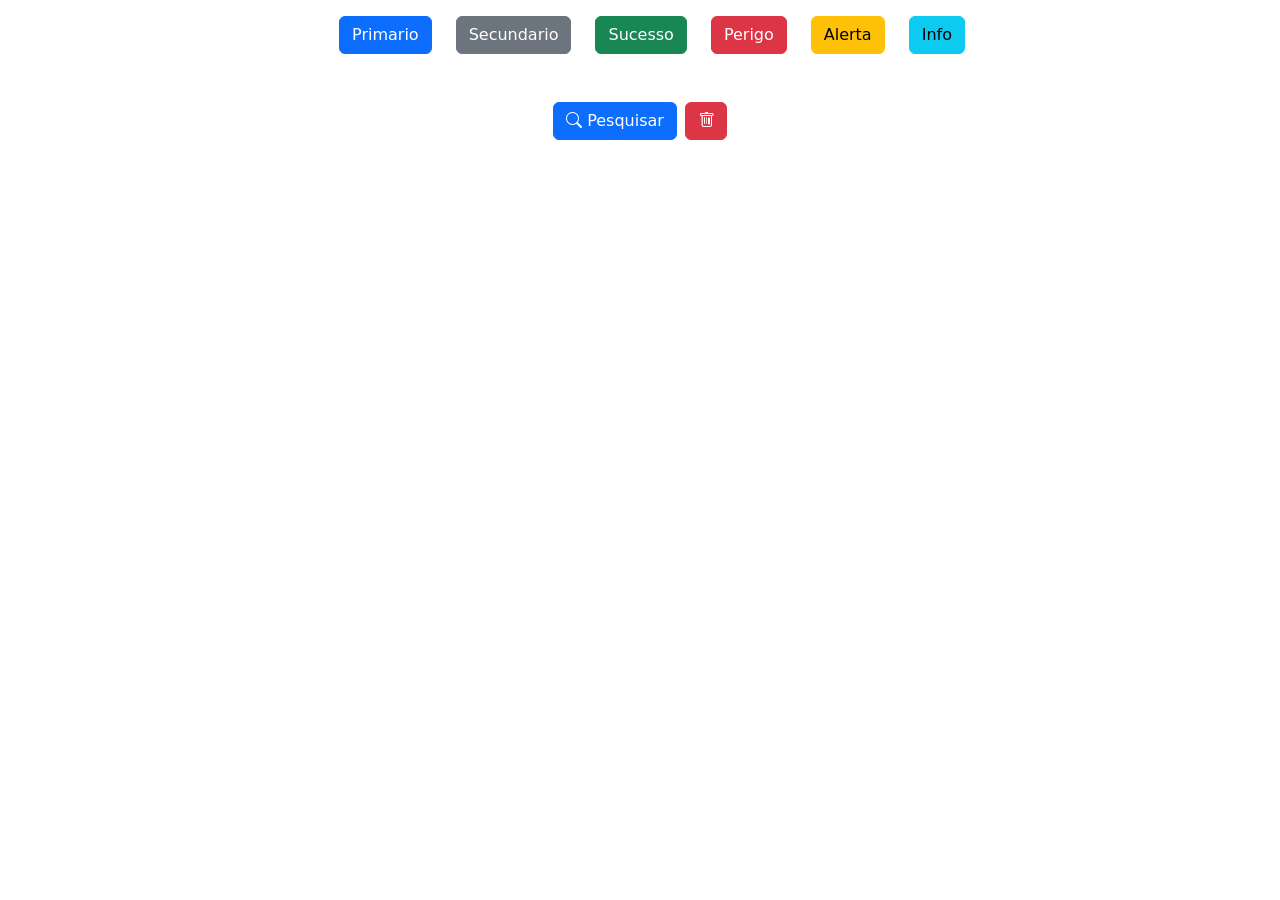
<file: ex3_botoes/ex3.html>
<!DOCTYPE html>
<html lang="pt-br">
<head>
    <meta charset="UTF-8">
    <meta name="viewport" content="width=device-width, initial-scale=1.0">
    <title>Botões Bootstrap</title>

    <!-- Bootstrap CSS -->
    <link href="https://cdn.jsdelivr.net/npm/bootstrap@5.3.0/dist/css/bootstrap.min.css" rel="stylesheet">

    <!-- Bootstrap ícones -->
    <link rel="stylesheet" href="https://cdn.jsdelivr.net/npm/bootstrap-icons@1.11.3/font/bootstrap-icons.css">

</head>
<body>

    <!-- 1ª Digitação (Aqui) -->
     <div class="container d-flex justify-content-center mt-3">
        <button class="btn btn-primary ms-4">Primario</button>
        <button class="btn btn-secondary ms-4">Secundario</button>
        <button class="btn btn-success ms-4">Sucesso</button>
        <button class="btn btn-danger ms-4">Perigo</button>
        <button class="btn btn-warning ms-4">Alerta</button>
        <button class="btn btn-info ms-4">Info</button>
     </div>

     <div class="container d-flex justify-content-center mt-5">
        <!-- Botão com icone -->
        <button class="btn btn-primary">
            <i class="bi bi-search"></i> Pesquisar
        </button>
        
        <!-- Botão com icone -->
        <button class="btn btn-danger ms-2">
            <i class="bi bi-trash"></i>
        </button>
     </div>
    <script src="https://cdn.jsdelivr.net/npm/bootstrap@5.3.0/dist/js/bootstrap.bundle.min.js"></script>
</body>
</html>
</file>
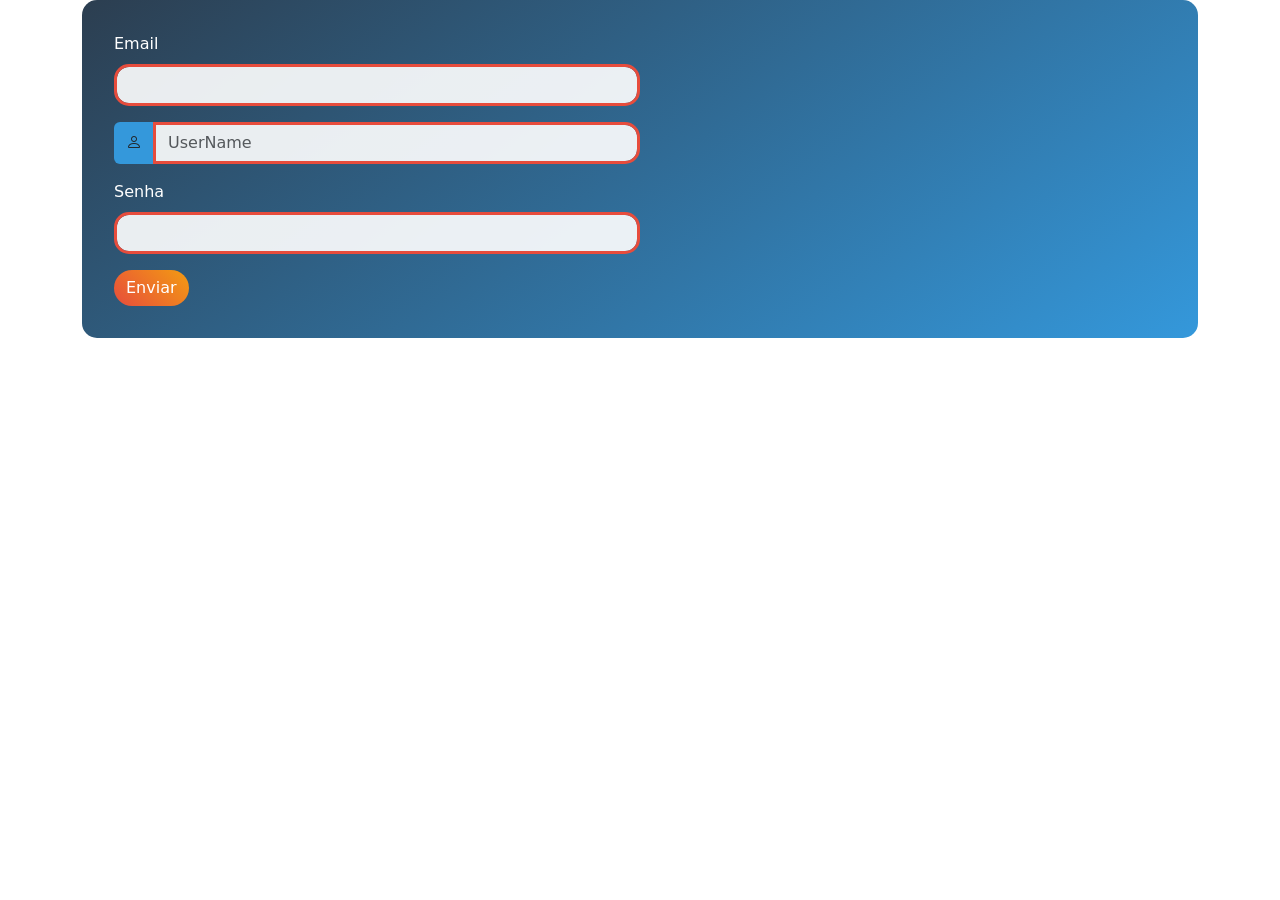
<file: ex4_formulario-sub-css/ex4.html>
<!DOCTYPE html>
<html lang="pt-br">
<head>
    <meta charset="UTF-8">
    <meta name="viewport" content="width=device-width, initial-scale=1.0">
    <title>Formulário Bootstrap Customizado</title>

    <!-- Bootstrap CSS -->
    <link href="https://cdn.jsdelivr.net/npm/bootstrap@5.3.0/dist/css/bootstrap.min.css" rel="stylesheet">
    
    <!-- Bootstrap ícones -->
    <link rel="stylesheet" href="https://cdn.jsdelivr.net/npm/bootstrap-icons@1.11.3/font/bootstrap-icons.css">
    


    <!-- CSS customizado -->
    <link rel="stylesheet" href="styles.css">
</head>
<body>



    <!-- 1ª Digitação (Aqui) -->
     <div class="container">
        <form class="custom-form">
            <div class="col-sm-6 mb-3">
                <label for="email" class="form-label">Email</label>
                <input type="email" class="form-control custom-input" id="email">
            </div>


            <div class="col-sm-6 mb-3">
                <div class="input-group">
                    <span class="input-group-text custom-icon">
                        <i class="bi bi-person"></i>

                    </span>
                    <input type="text" class="form-control custom-input" placeholder="UserName">
                </div>
                
            </div>

            <div class="col-sm-6 mb-3">
                <label for="senha" class="form-label">Senha</label>
                <input type="password" class="form-control custom-input" id="senha">
            </div>

            <button type="submit" class="btn btn-primary custom-button"> Enviar</button>
        </form>
    </div>

     
    <script src="https://cdn.jsdelivr.net/npm/bootstrap@5.3.0/dist/js/bootstrap.bundle.min.js"></script>
</body>
</html>
</file>
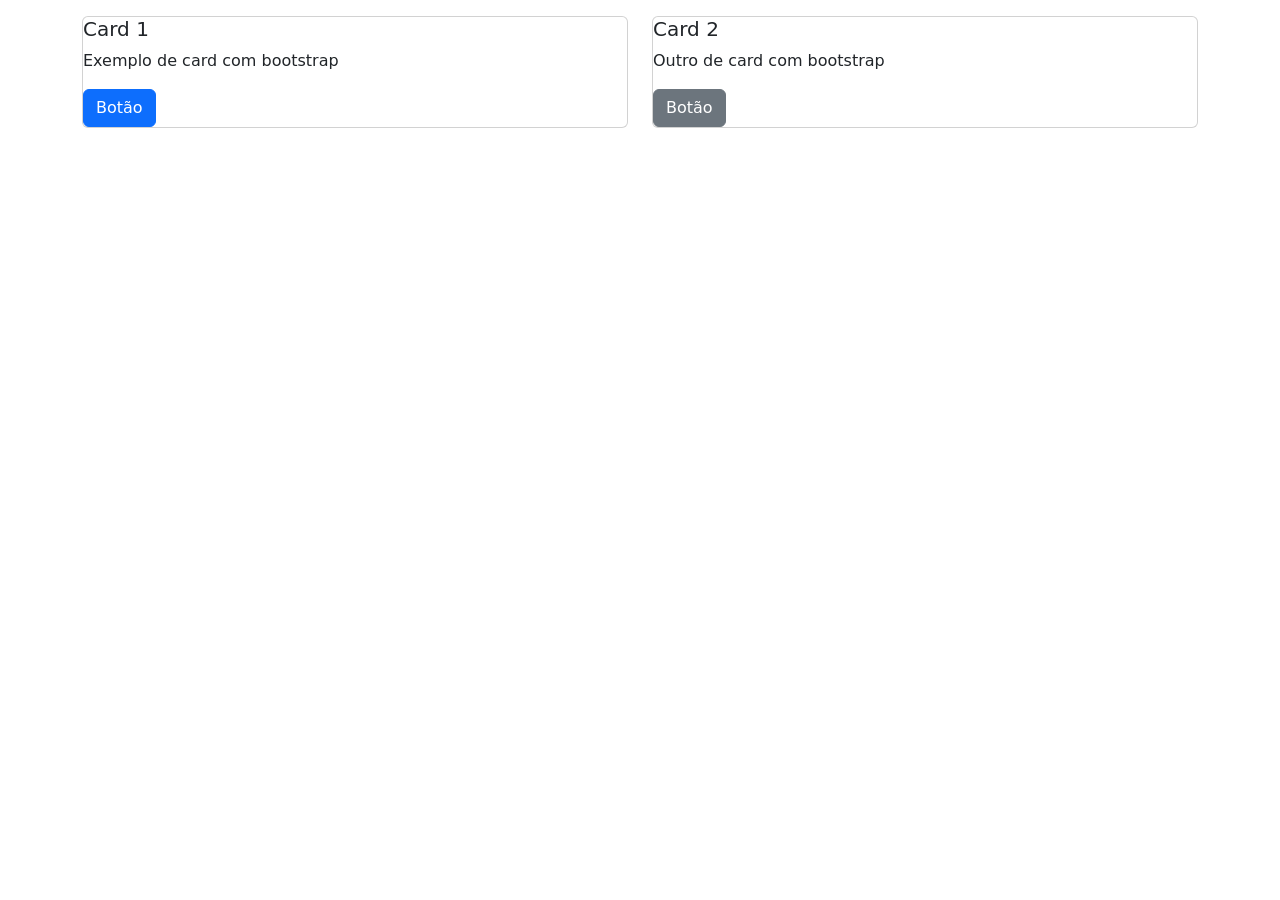
<file: ex5_cards/ex5.html>
<!DOCTYPE html>
<html lang="pt-br">
<head>
    <meta charset="UTF-8">
    <meta name="viewport" content="width=device-width, initial-scale=1.0">
    <title>Cards Bootstrap</title>

    <!-- Bootstrap via CDN -->
    <link href="https://cdn.jsdelivr.net/npm/bootstrap@5.3.0/dist/css/bootstrap.min.css" rel="stylesheet">
</head>
<body>


  <!-- 1ª Digitação (Aqui) -->
   <div class="container mt-3">
    <div class="row ">

      <div class="col-sm-6">
        <!-- coluna 1 -->
         <div class="card">
            <div class="card-boddy">
              <h5 class="card-tittle">Card 1</h5>
              <p class="card-text">Exemplo de card com bootstrap</p>
              <a href="#" class="btn btn-primary">Botão</a>
            </div>
         </div>
      </div>


   <div class="col-sm-6">
        <!-- coluna 2 -->
         <div class="card">
            <div class="card-boddy">
              <h5 class="card-tittle">Card 2</h5>
              <p class="card-text">Outro de card com bootstrap</p>
              <a href="#" class="btn btn-secondary md">Botão</a>
            </div>
         </div>
      </div>
 

    </div>
   </div>

    <script src="https://cdn.jsdelivr.net/npm/bootstrap@5.3.0/dist/js/bootstrap.bundle.min.js"></script>
</body>
</html>
</file>
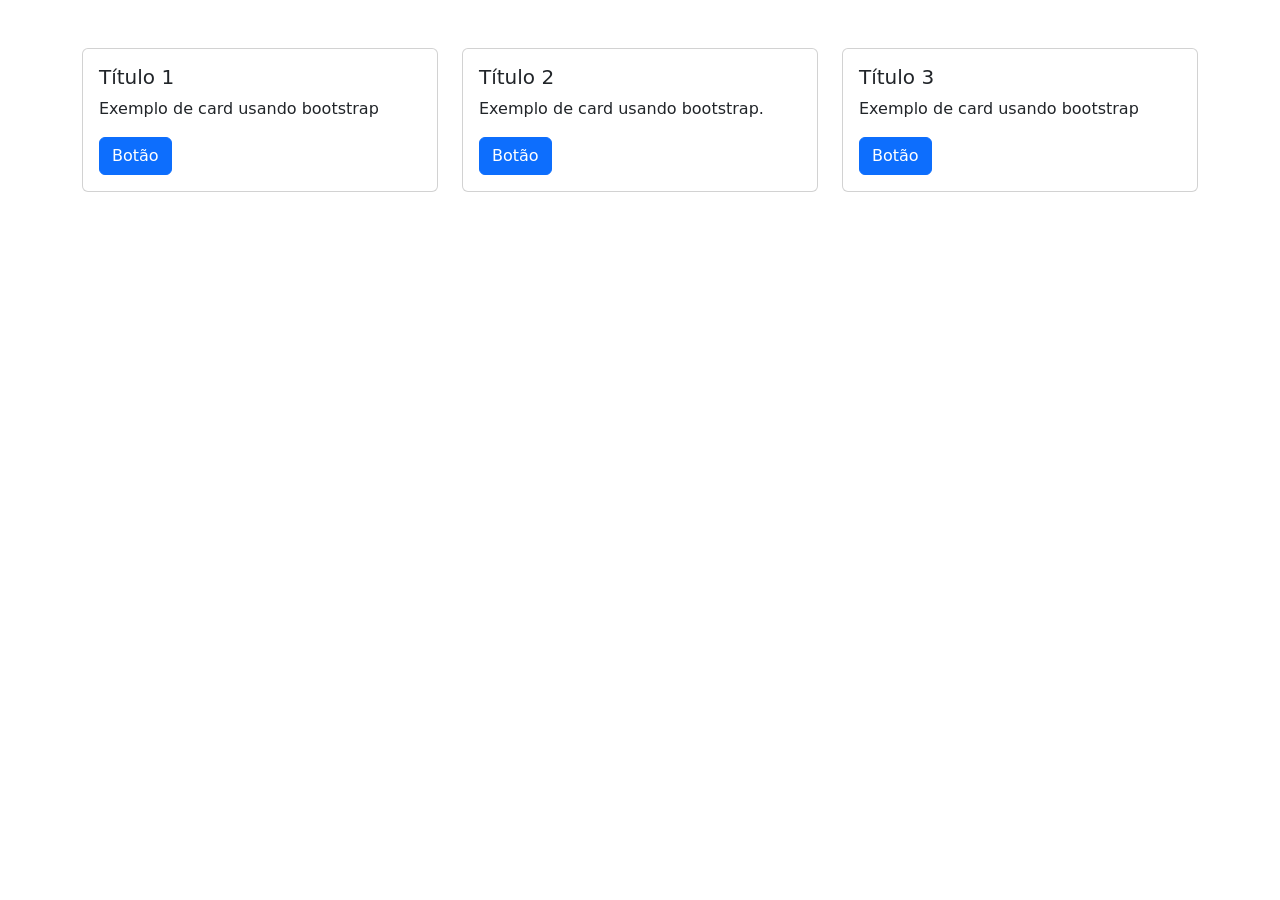
<file: ex5a-al-fazer-grid-(ex)/ex5a.html>
<!DOCTYPE html>
<html lang="pt-br">
<head>
<meta charset="UTF-8">
<meta name="viewport" content="width=device-width, initial-scale=1.0">
<title>Grid com Cards</title>

<!-- Bootstrap -->
<link href="https://cdn.jsdelivr.net/npm/bootstrap@5.3.0/dist/css/bootstrap.min.css" rel="stylesheet">

</head>
<body>

<div class="container mt-5">
    <div class="row">

        <div class="col-12 col-md-4">
            <div class="card">
                <div class="card-body">
                    <h5 class="card-title">Título 1</h5>
                    <p class="card-text">Exemplo de card usando bootstrap</p>
                    <a href="#" class="btn btn-primary">Botão</a>
                </div>
            </div>
        </div>

        <div class="col-12 col-md-4">
            <div class="card">
                <div class="card-body">
                    <h5 class="card-title">Título 2</h5>
                    <p class="card-text">Exemplo de card usando bootstrap.</p>
                    <a href="#" class="btn btn-primary">Botão</a>
                </div>
            </div>
        </div>

        <div class="col-12 col-md-4">
            <div class="card">
                <div class="card-body">
                    <h5 class="card-title">Título 3</h5>
                    <p class="card-text">Exemplo de card usando bootstrap</p>
                    <a href="#" class="btn btn-primary">Botão</a>
                </div>
            </div>
        </div>

    </div>
</div>

</body>
</html>
</file>
<file: ex13_projeto_imovi/css/styles.css>
* {
    font-family: 'Lato', sans-serif;
}

.bg-primary-color {
    background-color: #fff;
}

.bg-secondary-color {
    background-color: #ece8e2;
}

.bg-dark-color {
    background-color: #050505;
}

.primary-color {
    color: #050505;
}

.secondary-color {
    color: #7a7a7a;
}

/* NAVBAR */
#navbar {
    border-bottom: 1px solid #7a7a7a;
}

#navbar a {
    color: #050505;
}

#navbar a:hover {
    color: #7a7a7a;
}

#navbar .active {
    border-bottom: 1px solid #050505;
}

.navbar-brand {
    display: flex;
}

.navbar-brand img {
    width: 40px;
}

.navbar-brand span {
    font-weight: 700;
    font-size: 1.5rem;
    margin-left: 0.5rem;
}

#navbar-items .navbar-nav {
    display: flex;
    justify-content: center;
    width: 100%;
}

#navbar-items .nav-item {
    margin: 0 1em;
}

/* SLIDER */
#slider {
    margin-top: 8em;
    margin-bottom: 1em;
}

#slider .carousel-caption {
    bottom: 3em;
}

#slider .carousel-caption h5 {
    font-size: 2.5em;
    text-shadow: #000 2px 2px;
}

.btn {
    border-radius: 0;
}

#slider .btn {
    padding: 0.3em 0.8em;
    font-size: 1em;
    margin-top: 1em;
}

.carousel-control-prev,
.carousel-control-next {
    opacity: 0.7;
}

.carousel-control-prev i,
.carousel-control-next {
    opacity: 0.7;
}

.carousel-indicators [data-bs-target] {
    background-color: #222;
    opacity: 0.8;
}

.carousel-indicators .active {
    background-color: #000;
}

@media (min-width: 768px) {
    #slider .carousel-caption {
        bottom: 15em;
    }
    #slider .carousel-caption h5 {
        font-size: 4em;
        text-shadow: #000 2px 3px;
    }
    #slider .btn {
        padding: 0.6em 1.6em;
        font-size: 1.2em;
        margin-top: 1em;
    }
    .carousel-indicators {
        bottom: 7em;
    }
}

/* MINI BANNERS */
#mini-banners {
    margin-bottom: 4em;
}

#mini-banners .card {
    padding: 2em 0.3em;
    border-radius: 0;
}

#mini-banners i {
    font-size: 4em;
}

#mini-banners .card-tittle {
   margin-bottom: 1.5em;
}

#mini-banners .btn {
    margin-top:  1.5em;
    padding: 0.6em 1.2em;
}

#mini-banners .card {
    margin-bottom: 1em;
}

@media (min-width: 768px) {
    #mini-banners {
        margin-top: -6em;
    }
}

/* DESTAQUES */
#featured-container {
    margin-bottom: 4em;
}

.tittle {
    font-size: 1.75em;
    margin-bottom: 0.4em;
    position: relative;
}

.tittle:before {
    width: 75px;
    border-top: 4px solid #7a7a7a;
    content: '';
    position: absolute;
    bottom: 2em;
}

#featured-images {
    margin-top: 2em;
}

#featured-images .col-md-4 {
    position: relative;
    cursor: pointer;
}

#featured-images .col-md-4:hover > .banner-content {
    opacity: 0.8;
}

#featured-images .banner-content {
    position: absolute;
    top: 0;
    left: 0;
    height: 100%;
    width: 100%;
    background-color: #fff;
    display: flex;
    align-items: center;
    justify-content: center;
    flex-direction: column;
    opacity: 0.6;
    transition: 0.5s;
}

@media (min-width: 768px) {
    .title {
        font-size: 2.4em;
    }

    .title:before {
        bottom: 1.5em;
    }

    #featured-images .banner-content {
        opacity: 0;
    }
}

/* INFO */
#info-content {
    margin-bottom: 4em;
    padding: 4em 1em;
}

#info-numbers {
    margin-bottom: 4em;
    padding: 4em 1em;
}

#info-banner {
    align-items: center;
    display: flex;
    margin-bottom: 2.5em;
}

#info-numbers h3 {
    font-size: 3em;
}

@media (min-width: 768px) {
    #info-content {
        padding: 3.5em;
    }
}

/* FOOTER TOP */
#footer {
    padding: 3em 2em;
}

#footer-top {
    margin-bottom: 2em;
}

#footer-top,
#footer-top i {
    color: #fff;
}

#social-icons {
    text-align: right;
}

#social-icons i {
    margin-right: 1em;
    font-size: 1.5em;
    cursor: pointer;
}

#social-icons i:hover {
    color: #7a7a7a;
}

/* FOOTER DETAILS */
#footer-details {
    margin-bottom: 3em;
}

#news-container,
#contact-container,
#links-container {
    padding: 0;
    border: 0;
    margin-bottom: 2em;
}

#footer-details h4 {
    color: #fff;
    margin-bottom: 1.5em;
}

#news-container input {
    border-radius: 0;
    border: none;
}

#links-container li {
    margin-bottom: 0.5em;
}

#links-container a {
    text-decoration: none;
}

#links-container a:hover {
    color: #fff;
}

/* FOOTER BOTTOM */
#footer-bottom {
    border-top: 1px solid #7a7a7a;
    padding-top: 2em;
}

#footer-bottom i {
    color: #e61e10;
}

@media (min-width: 768px) {
    #news-container {
        padding-right: 2em;
    }

    #contact-container {
        padding: 0 2em;
        border-left: 1px solid #7a7a7a;
        border-right: 1px solid #7a7a7a;
    }

    #links-container {
        padding-left: 2em;
    }
}
</file>
<file: ex12_projeto-perfectwatch/PerfectWatch (Completo)/PerfectWatch (Completo)/css/styles.css>
/* Define uma fonte padrão para todos os elementos */
*{
  font-family: 'Montserrat', sans-serif;
}

/* Estilos gerais para o corpo da página */
body {
  background-color: #252525;
  color: #FFF;
}

/* Classes para diferentes cores de fundo */
.primary-bg-color {
  background-color: #252525;
}

.destaque {
  background-color: #0D0D0D;
}

.secondary-bg-color {
  background-color: #976DF2;
}

.light-bg-color {
  background-color: #FCF5EB;
}

.dark-bg-color {
  background-color: #0D0D0D;
}

/* Classes para diferentes cores de texto */
.primary-color {
  color: #976DF2;
}

.secondary-color {
  color: #F2F2F2;
}

.light-color {
  color: #FCF5EB;
}

/* NAVBAR */
#navbar .navbar-nav {
  flex-direction: row;
  justify-content: flex-end;
}

#navbar .navbar-nav li {
  margin-left: 1em;
}

#navbar a,
#navbar button {
  color: #FFF;
}

#navbar li {
  position: relative;
}

#navbar i {
  font-size: 20px;
}

#navbar i:hover {
  color: #976DF2;
}

#navbar span {
  position: absolute;
  top: -8px;
  right: -8px;
  width: 20px;
  height: 20px;
  border-radius: 50%;
  background-color: #ef3636;
  text-align: center;
}

#bag-item span {
  left: 20px;
}

#navbar-brand {
  font-weight: 700;
  width: 100%;
  text-align: center;
}

#navbar-items {
  justify-content: space-between;
}

@media(min-width: 768px) {
  #navbar-brand {
    text-align: left;
  }
}

#navbar-items {
  justify-content: space-between;
}

@media(min-width: 768px) {
  #navbar-items {
    display: flex;
    min-width: 80%;
  }
}

/* FORMS */
#search-form,
#news-form {
  width: 100%;
  margin: 2em 0;
}

@media(min-width: 768px) {
  #search-form,
  #news-form {
    width: 50%;
    margin: 0;
  }
}

#search-form input,
#news-form input {
  border: 2px solid #F2F2F2;
  border-radius: 3px;
  padding: 5px 15px;
}

#search-form input,
#news-form input {
  background-color: transparent;
  border: none;
  color: #FFF;
}

#search-form input:focus,
#news-form input:focus {
  box-shadow: none;
}

#search-form input::placeholder,
#news-form input::placeholder {
  color: #FFF;
}

/* BOTTOM NAVBAR */
#bottom-navbar-container .container {
  justify-content: flex-end;
}

#bottom-navbar-container a {
  color: #FFF;
  font-weight: 600;
}

.navbar-toggler {
  font-size: 1.5em;
}

/* BANNERS */
#banners-container {
  padding: 0;
}

.carousel-caption {
  bottom: 5em;
  padding: 1em;
  left: 12%;
  right: 12%;
}

.carousel-caption h5 {
  font-size: 1.8em;
}

@media(min-width: 768px) {
  #slider .carousel-item,
  #slider img {
    height: 600px;
  }

  .carousel-caption {
    left: 23%;
    right: 23%;
  }

  .carousel-caption h5 {
    font-size: 4em;
  }
}

/* MINI BANNERS */
#mini-banners {
  margin-top: -3em;
  z-index: 10;
}

#mini-banners .col-12 {
  z-index: 1;
  height: 300px;
  padding: 1.5em;
  position: relative;
  display: flex;
  flex-direction: column;
  justify-content: space-between;
}

@media(min-width: 768px) {
  #mini-banners .col-12 {
    max-width: 30%;
  }

  #mini-banners .col-12 h2 {
    font-size: 2.2em;
  }
}

#mini-banners .col-12 h2 {
  text-transform: uppercase;
  max-width: 50px;
  font-size: 1.3em;
  font-weight: 700;
  line-height: 1em;
}

#mini-banners .col-12 img {
  height: 220px;
  position: absolute;
  right: 1em;
  bottom: 1em;
}

#mini-banners .col-12 a {
  font-weight: bold;
  color: #FFF;
  font-size: 0.8em;
  transition: .5s;
}

#mini-banners .col-12 a:hover {
  color: #0D0D0D;
}

#mini-banners #mini-banner-1 a:hover {
  color: #976DF2;
}

#mini-banners #mini-banner-3 a {
  color: #0D0D0D;
}

#mini-banners #mini-banner-3 a:hover {
  color: #976DF2;
}

/* BEST SELLERS */
.card-img-top {
  height: 200px;
  object-fit: cover;
}

#best-sellers {
  padding: 4em 0;
}

#best-sellers .row {
  margin: 0;
}

#best-sellers .col-md-3 {
  padding: 0;
}

.title {
  text-transform: uppercase;
  font-weight: 900;
  font-size: 2.5em;
  margin-bottom: 1em;
  text-align: center;
}

@media(min-width: 768px) {
  .title {
    text-align: left;
  }
}

.original-price {
  font-size: 18px;
  color: #F2F2F2;
  text-decoration: line-through;
  margin-right: 10px;
}

.discount-price {
  font-size: 24px;
  color: #976DF2;
}

.card {
  text-align: center;
  border-radius: 0;
}

.card img {
  width: 140px;
  margin: 2em auto;
}

.card .card-category {
  font-size: .8em;
}

.card .card-text {
  margin: 2em 0;
  font-weight: bold;
}

.btn {
  background-color: transparent;
  border-color: #976DF2;
}

.btn:hover {
  background-color: #976DF2;
  border-color: #976DF2;
}

/* BOTTOM BANNER */
#bottom-banner {
  background-color: #0D0D0D;
  padding: 6em;
  margin-bottom: 4em;
  text-align: center;
}

#bottom-banner .offer-subtitle,
#bottom-banner h2 {
  text-transform: uppercase;
  font-weight: bold;
}

#bottom-banner .btn {
  margin: 2em;
  font-weight: bold;
  padding: 1em;
}

#bottom-banner img {
  max-width: 175px;
}

@media(min-width: 768px) {
  #bottom-banner h2 {
    font-size: 5em;
  }
}

/* NEW PRODUCTS */
#new-products {
  margin-bottom: 5rem;
}

#new-products-banner {
  display: flex;
  flex-direction: column;
  justify-content: center;
  align-items: center;
  background-color: #0D0D0D;
}

#new-products-banner h3 {
  text-transform: uppercase;
  font-weight: bold;
  margin-bottom: 1rem;
  font-size: 2rem;
}

#new-products .col-md-4 {
  padding: 0;
}

#new-products .card img {
  height: 150px;
  width: 90px;
  margin: 2em auto;
}

/* GALLERY */
#gallery .image-container {
  background-size: cover;
  background-position: center;
  height: 225px;
  cursor: pointer;
  transition: .5s;
  border: 3px solid #0D0D0D;
}

#gallery .image-container:hover {
  border-color: #976DF2;
}

#insta1 { background-image: url('../img/insta1.jpg'); }
#insta2 { background-image: url('../img/insta2.jpg'); }
#insta3 { background-image: url('../img/insta3.jpg'); }
#insta4 { background-image: url('../img/insta4.jpg'); }
#insta5 { background-image: url('../img/insta5.jpg'); }
#insta6 { background-image: url('../img/insta6.jpg'); }

/* FOOTER */
#footer-links-container {
  border-bottom: 1px solid #F2F2F2;
}

#footer .footer-column {
  padding: 2em;
  display: flex;
  flex-direction: column;
  align-items: center;
  justify-content: center;
  text-align: center;
}

@media(min-width: 795px) {
  #footer .footer-column {
    padding: 5em 2em;
  }
}

#footer-links-container h3 {
  margin-bottom: 25px;
  text-transform: uppercase;
}

#footer-links-container li {
  font-size: .8em;
  text-align: center;
}

#footer-links-container a {
  text-decoration: none;
}

#footer-links-container li a:hover {
  color: #976DF2;
}

#footer-center {
  border-left: 1px solid #F2F2F2;
  border-right: 1px solid #F2F2F2;
}

#footer-center h3 {
  font-weight: 900;
}

#footer-center .store-phone {
  color: #976DF2;
  font-weight: bold;
  font-size: 2em;
  margin-top: -15px;
}

/* NEWSLETTER */
#newsletter-container {
  background-color: #0D0D0D;
  border-bottom: 1px solid #F2F2F2;
  text-align: center;
  padding: 20px;
}

#news-form {
  max-width: 600px;
  margin: 15px auto;
}

#news-form i {
  font-size: 1.5em;
}

#news-form .btn {
  color: #FFF;
}

#social-container {
  margin: 20px auto;
}

#social-container i {
  font-size: 1.5em;
  margin: 10px;
  cursor: pointer;
  color: #F2F2F2;
  transition: .3s;
}

#social-container i:hover {
  color: #976DF2;
}

/* COPY */
#copy-container {
  text-align: center;
  padding: 30px;
}
</file>
<file: ex4_formulario-sub-css/styles.css>
/* 2ª Digitação (Aqui) */
/* Formularios e inputs */
.custom-form {
    background: linear-gradient(145deg, #2c3e50, #3498db);
    padding: 2rem;
    border-radius: 15px;
}

.form-label {
    color: #fff;
}

.custom-icon {
    background-color: #3498db;
    border: #3498db;
}
 
.form-control.custom-input{
    border: 3px solid #e74c3c;
    border-radius: 15px;
    background-color: rgba(255, 255, 255, 0.9);
}

.form-control.custom-input:focus {
    border-color: #2ecc71;
    transform: scale(1.02);
}

.input-group {
    width: 100%;
}

.btn.btn-primary.custom-button {
     background: linear-gradient(45deg, #e74c3c,#f39c12);
     padding: 0.8rem 2 rem;
     border-radius: 50px;
     border: none;
}

.btn.btn-primary.custom-button:hover {
    transform: translateY(-5px);
    box-shadow: 0 10px 20px  rgba(231, 76, 60, 0.4);
}
</file>
